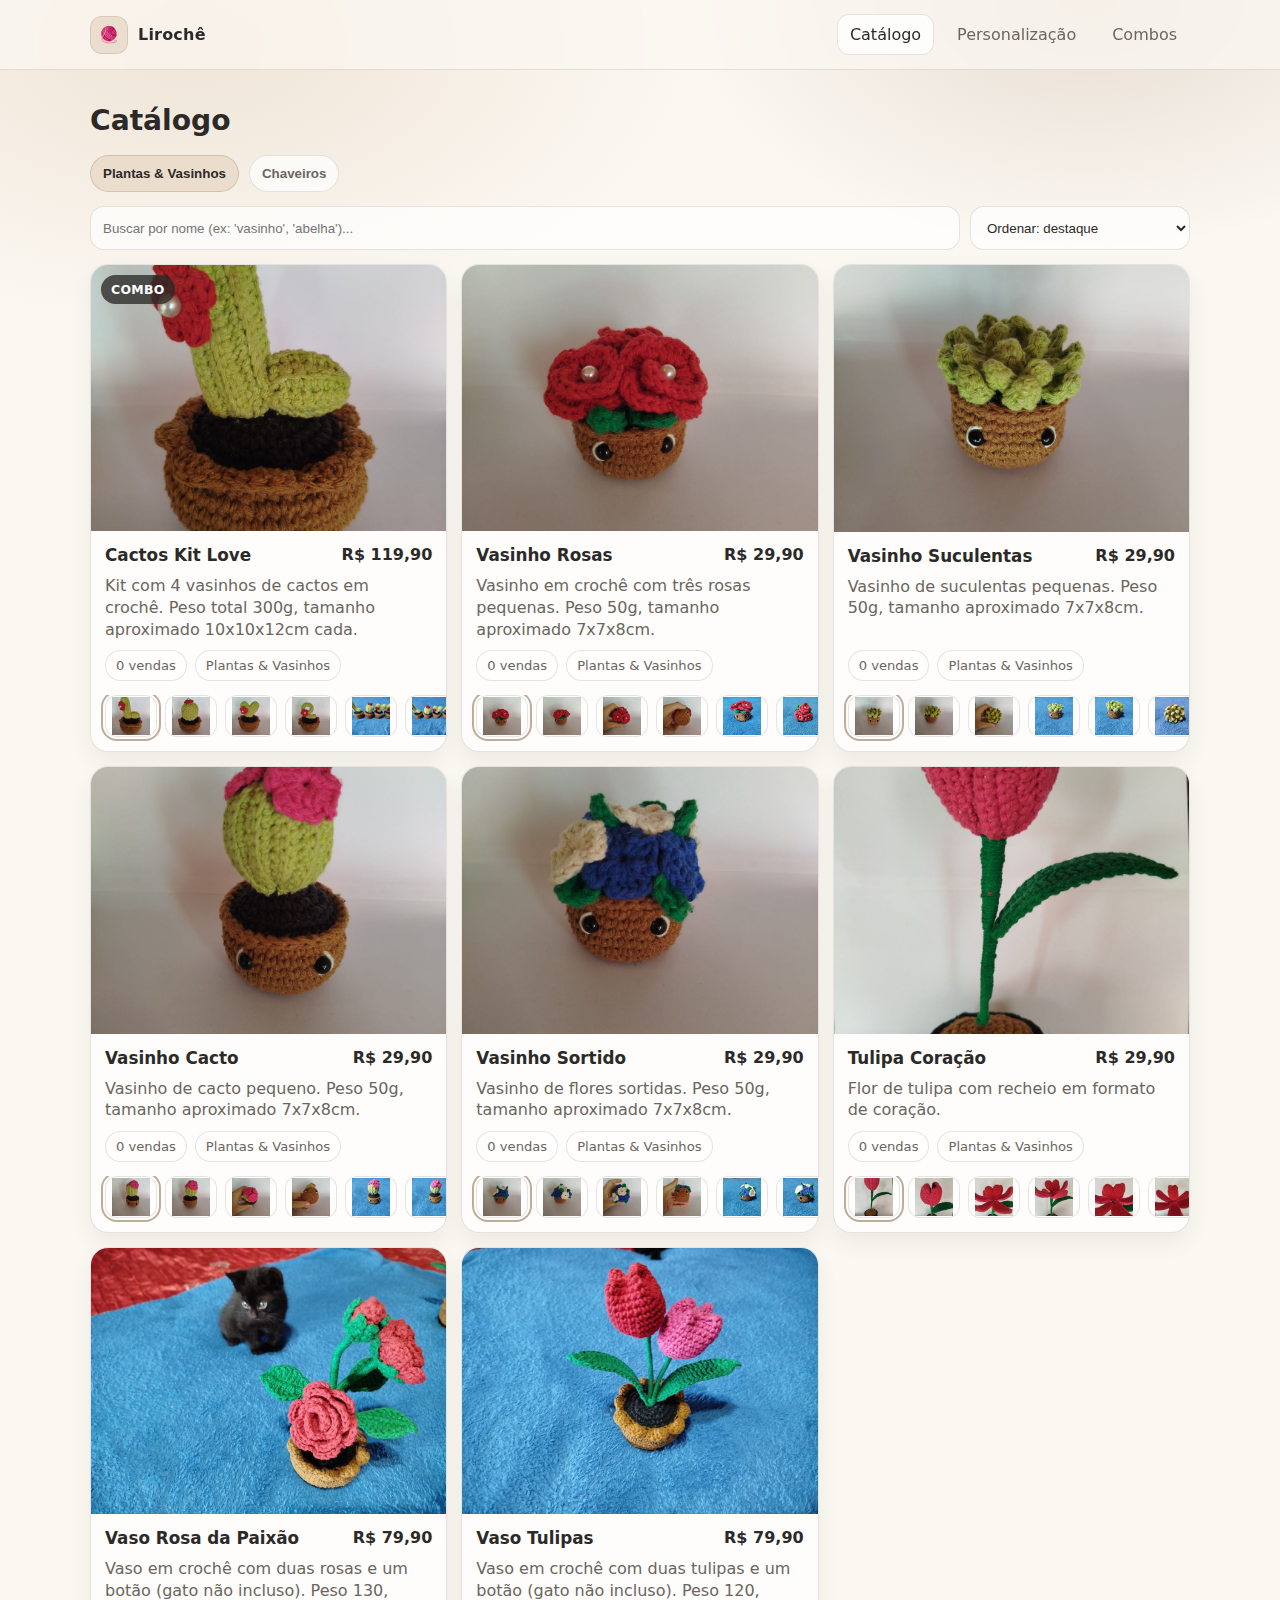
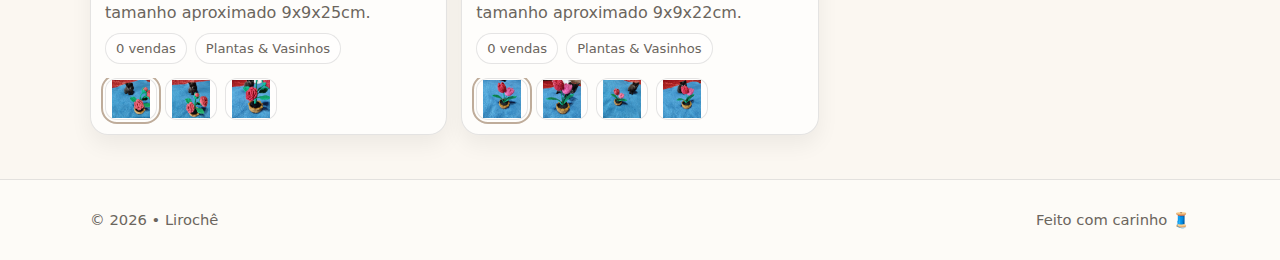
<file: index.html>
<!doctype html>
<html lang="pt-br">

<head>
    <meta charset="utf-8" />
    <meta name="viewport" content="width=device-width,initial-scale=1" />
    <title>Lirochê</title>
    <link rel="stylesheet" href="styles.css" />
</head>

<body>
    <header class="site-header">
        <div class="container header-row">
            <a class="brand" href="index.html">
                <span class="brand__logo" aria-hidden="true">🧶</span>
                <span class="brand__name">Lirochê</span>
            </a>

            <button class="nav-toggle" id="navToggle" aria-label="Abrir menu" aria-expanded="false">
                <span></span><span></span><span></span>
            </button>

            <nav class="nav" id="nav">
                <a class="nav__link is-active" href="index.html">Catálogo</a>
                <a class="nav__link" href="personalizacao.html">Personalização</a>
                <a class="nav__link" href="combos.html">Combos</a>

            </nav>
        </div>
    </header>

    <main class="section">
        <div class="container">
            <div class="section-head">
                <h1 class="h2">Catálogo</h1>
            </div>
            <div class="tabs" role="tablist" aria-label="Categorias do catálogo">
                <button class="tab is-active" role="tab" aria-selected="true" data-tab="plantas">Plantas &
                    Vasinhos</button>
                <button class="tab" role="tab" aria-selected="false" data-tab="chaveiros">Chaveiros</button>
            </div>
            <div class="toolbar">
                <input id="searchInput" class="input" type="search"
                    placeholder="Buscar por nome (ex: 'vasinho', 'abelha')..." />
                <select id="sortSelect" class="select">
                    <option value="featured">Ordenar: destaque</option>
                    <option value="price_asc">Preço: menor → maior</option>
                    <option value="price_desc">Preço: maior → menor</option>
                    <option value="name_asc">Nome: A → Z</option>
                </select>
            </div>

            <div id="catalogGrid" class="grid grid--3"></div>

            <div id="emptyState" class="empty" hidden>
                <h3>Nenhum produto encontrado</h3>
                <p class="muted">Tente outro termo na busca.</p>
            </div>
        </div>
    </main>

    <footer class="site-footer">
        <div class="container footer-row">
            <p class="muted small">© <span id="year"></span> • Lirochê</p>
            <p class="muted small">Feito com carinho 🧵</p>
        </div>
    </footer>
    <div class="lightbox" id="lightbox" aria-hidden="true">
        <button class="lightbox__close" aria-label="Fechar imagem">&times;</button>
        <img id="lightboxImg" alt="">
    </div>

    <script src="data.js?v=20260123105712"></script>
    <script src="app.js?v=20260123105712"></script>
</body>

</html>
</file>
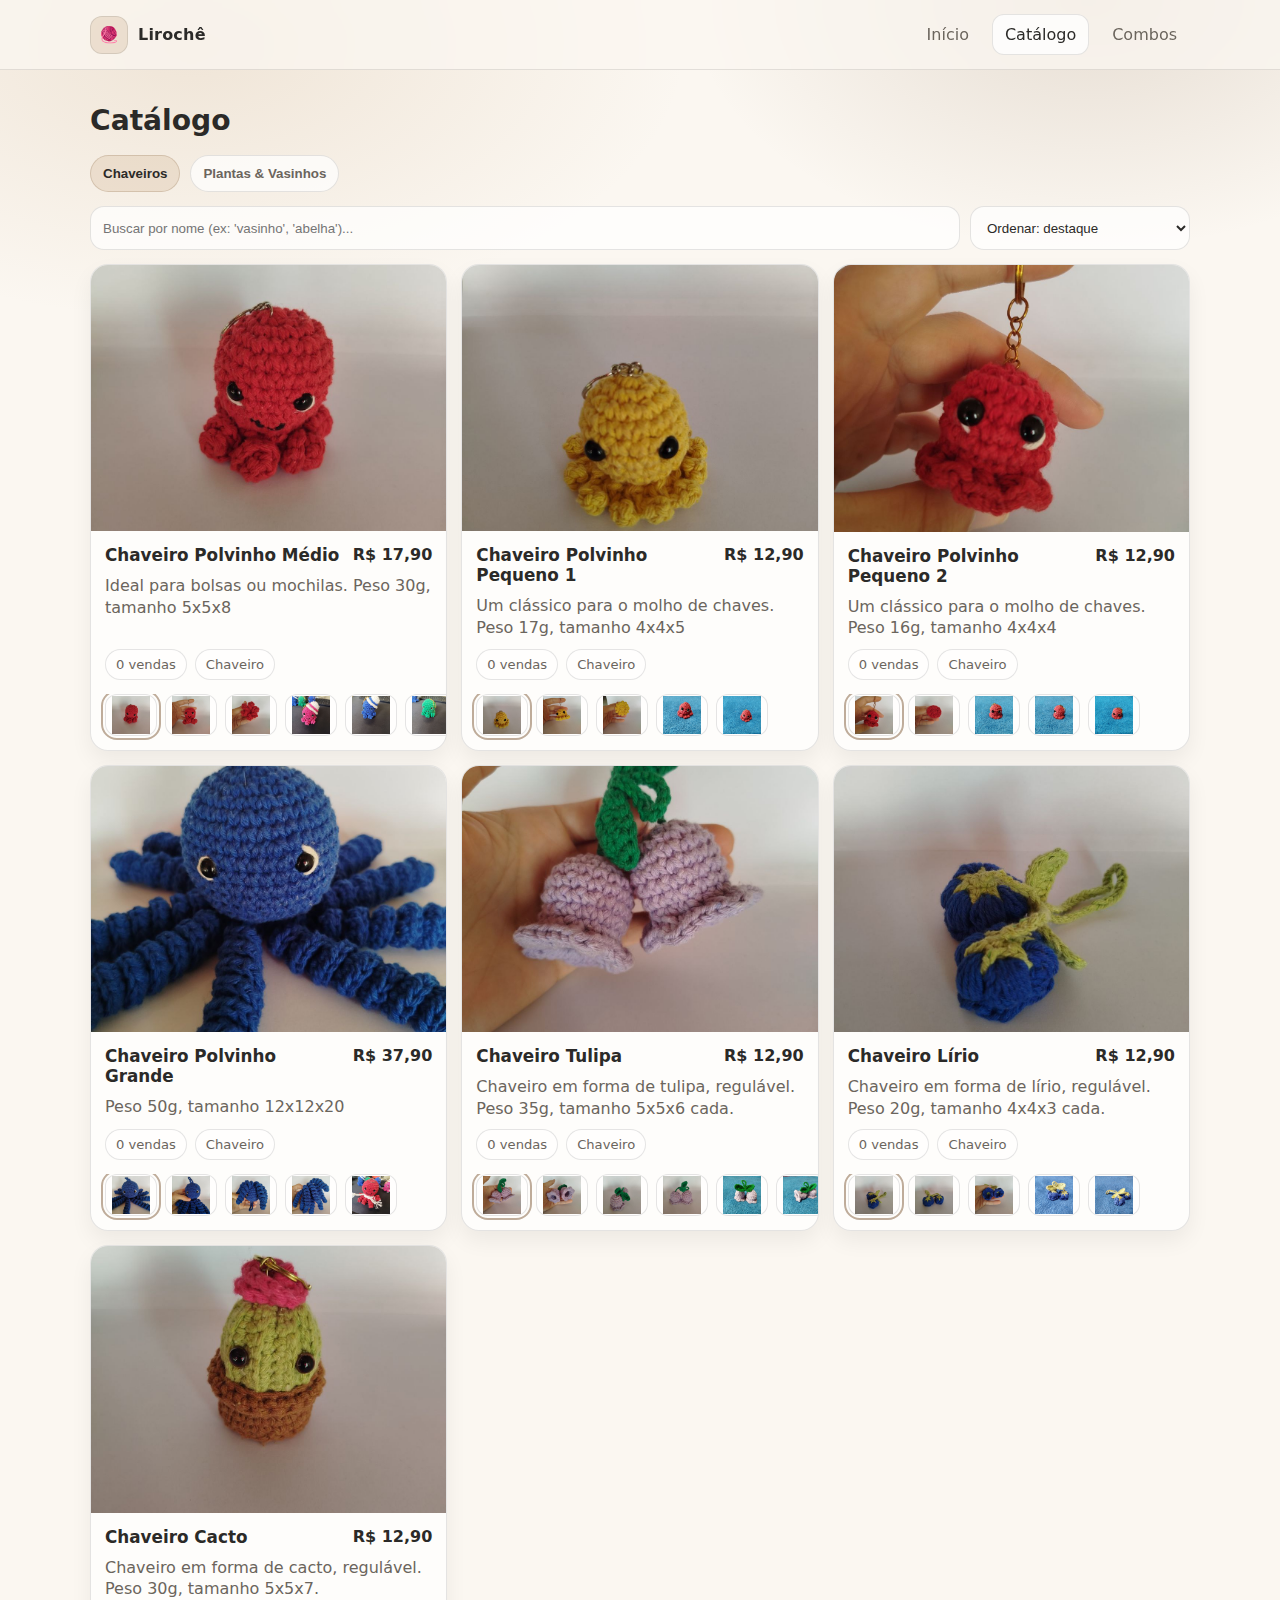
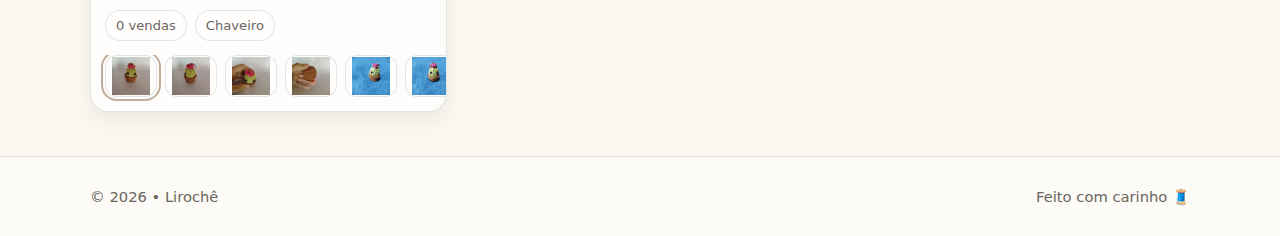
<file: catalogo.html>
<!doctype html>
<html lang="pt-br">

<head>
    <meta charset="utf-8" />
    <meta name="viewport" content="width=device-width,initial-scale=1" />
    <title>Lirochê</title>
    <link rel="stylesheet" href="styles.css" />
</head>

<body>
    <header class="site-header">
        <div class="container header-row">
            <a class="brand" href="index.html">
                <span class="brand__logo" aria-hidden="true">🧶</span>
                <span class="brand__name">Lirochê</span>
            </a>

            <button class="nav-toggle" id="navToggle" aria-label="Abrir menu" aria-expanded="false">
                <span></span><span></span><span></span>
            </button>

            <nav class="nav" id="nav">
                <a class="nav__link" href="index.html">Início</a>
                <a class="nav__link is-active" href="catalogo.html">Catálogo</a>
                <a class="nav__link" href="combos.html">Combos</a>

            </nav>
        </div>
    </header>

    <main class="section">
        <div class="container">
            <div class="section-head">
                <h1 class="h2">Catálogo</h1>
            </div>
            <div class="tabs" role="tablist" aria-label="Categorias do catálogo">
                <button class="tab is-active" role="tab" aria-selected="true" data-tab="chaveiros">Chaveiros</button>
                <button class="tab" role="tab" aria-selected="false" data-tab="plantas">Plantas & Vasinhos</button>
            </div>
            <div class="toolbar">
                <input id="searchInput" class="input" type="search"
                    placeholder="Buscar por nome (ex: 'vasinho', 'abelha')..." />
                <select id="sortSelect" class="select">
                    <option value="featured">Ordenar: destaque</option>
                    <option value="price_asc">Preço: menor → maior</option>
                    <option value="price_desc">Preço: maior → menor</option>
                    <option value="name_asc">Nome: A → Z</option>
                </select>
            </div>

            <div id="catalogGrid" class="grid grid--3"></div>

            <div id="emptyState" class="empty" hidden>
                <h3>Nenhum produto encontrado</h3>
                <p class="muted">Tente outro termo na busca.</p>
            </div>
        </div>
    </main>

    <footer class="site-footer">
        <div class="container footer-row">
            <p class="muted small">© <span id="year"></span> • Lirochê</p>
            <p class="muted small">Feito com carinho 🧵</p>
        </div>
    </footer>
    <div class="lightbox" id="lightbox" aria-hidden="true">
        <button class="lightbox__close" aria-label="Fechar imagem">&times;</button>
        <img id="lightboxImg" alt="">
    </div>

    <script src="data.js"></script>
    <script src="app.js"></script>
</body>

</html>
</file>
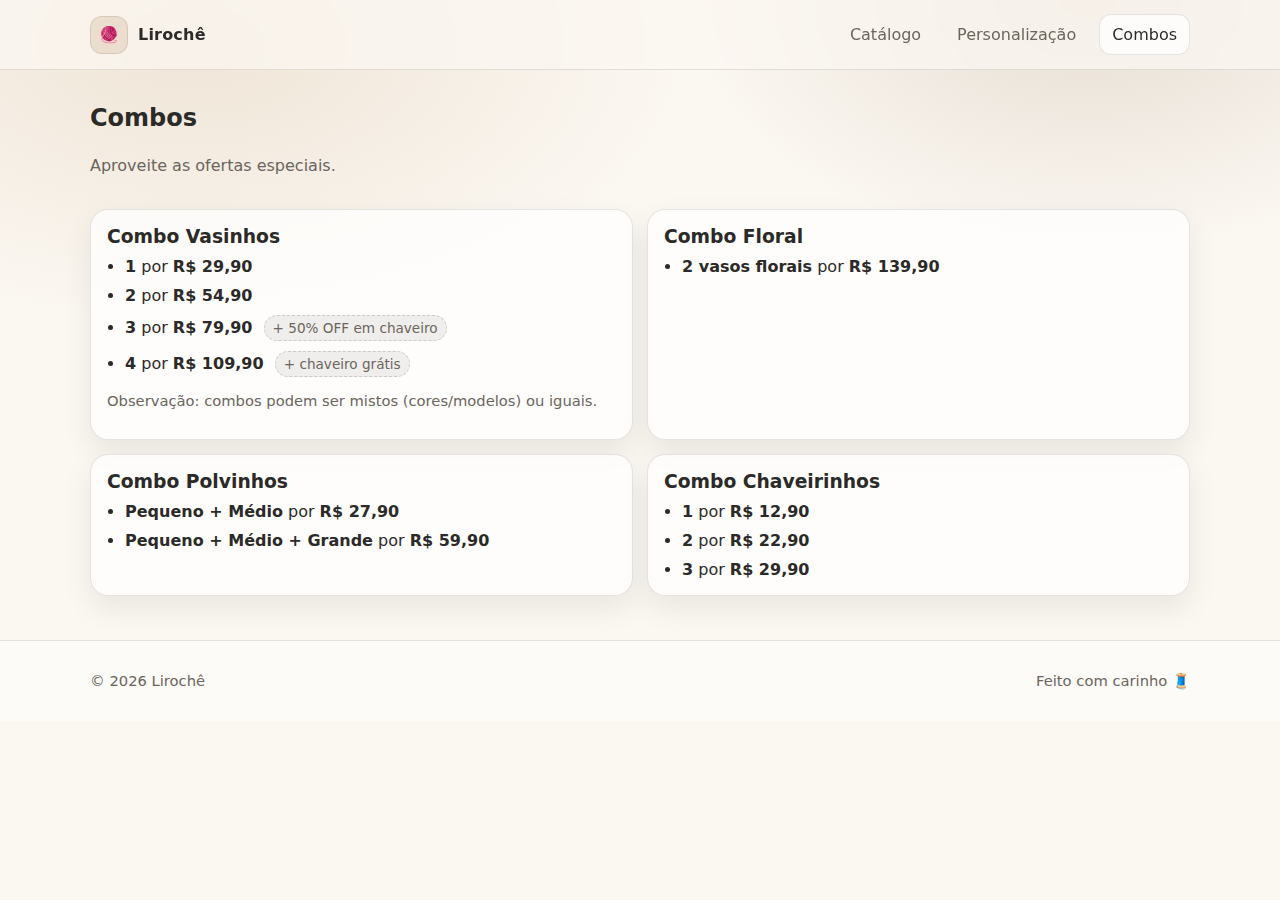
<file: combos.html>
<!doctype html>
<html lang="pt-br">

<head>
    <meta charset="utf-8" />
    <meta name="viewport" content="width=device-width,initial-scale=1" />
    <title>Lirochê</title>
    <link rel="stylesheet" href="styles.css" />
</head>

<body>
    <header class="site-header">
        <div class="container header-row">
            <a class="brand" href="index.html">
                <span class="brand__logo" aria-hidden="true">🧶</span>
                <span class="brand__name">Lirochê</span>
            </a>

            <button class="nav-toggle" id="navToggle" aria-label="Abrir menu" aria-expanded="false">
                <span></span><span></span><span></span>
            </button>

            <nav class="nav" id="nav">
                <a class="nav__link" href="index.html">Catálogo</a>
                <a class="nav__link" href="personalizacao.html">Personalização</a>
                <a class="nav__link is-active" href="combos.html">Combos</a>

            </nav>
        </div>
    </header>

    <main>
        <section class="section">
            <div class="container">
                <div class="section-head">
                    <h2>Combos</h2>
                    <p class="muted">Aproveite as ofertas especiais.</p>
                </div>

                <div class="combo-wrap">
                    <article class="combo">
                        <div class="combo__head">
                            <h3>Combo Vasinhos</h3>
                            <!-- <span class="tag">Mais pedido</span> -->
                        </div>

                        <ul class="combo__list">
                            <li><strong>1</strong> por <strong>R$ 29,90</strong></li>
                            <li><strong>2</strong> por <strong>R$ 54,90</strong></li>
                            <li><strong>3</strong> por <strong>R$ 79,90</strong> <span class="pill">+ 50% OFF em
                                    chaveiro</span></li>
                            <li><strong>4</strong> por <strong>R$ 109,90</strong> <span class="pill">+ chaveiro
                                    grátis</span></li>
                        </ul>

                        <p class="muted small">Observação: combos podem ser mistos (cores/modelos) ou iguais.</p>
                    </article>

                    <article class="combo">
                        <div class="combo__head">
                            <h3>Combo Floral</h3>
                        </div>

                        <ul class="combo__list">
                            <li><strong>2 vasos florais</strong> por <strong>R$ 139,90</strong></li>
                        </ul>
                    </article>

                    <article class="combo">
                        <div class="combo__head">
                            <h3>Combo Polvinhos</h3>
                        </div>

                        <ul class="combo__list">
                            <li><strong>Pequeno + Médio</strong> por <strong>R$ 27,90</strong></li>
                            <li><strong>Pequeno + Médio + Grande</strong> por <strong>R$ 59,90</strong></li>
                        </ul>
                    </article>

                    <article class="combo">
                        <div class="combo__head">
                            <h3>Combo Chaveirinhos</h3>
                        </div>

                        <ul class="combo__list">
                            <li><strong>1</strong> por <strong>R$ 12,90</strong></li>
                            <li><strong>2</strong> por <strong>R$ 22,90</strong></li>
                            <li><strong>3</strong> por <strong>R$ 29,90</strong></li>
                        </ul>
                    </article>
                </div>

            </div>
        </section>
    </main>


    <footer class="site-footer">
        <div class="container footer-row">
            <p class="muted small">© <span id="year"></span> Lirochê</p>
            <p class="muted small">Feito com carinho 🧵</p>
        </div>
    </footer>
    <div class="lightbox" id="lightbox" aria-hidden="true">
        <button class="lightbox__close" aria-label="Fechar imagem">&times;</button>
        <img id="lightboxImg" alt="">
    </div>

    <script src="data.js?v=20260123105712"></script>
    <script src="app.js?v=20260123105712"></script>
</body>

</html>
</file>
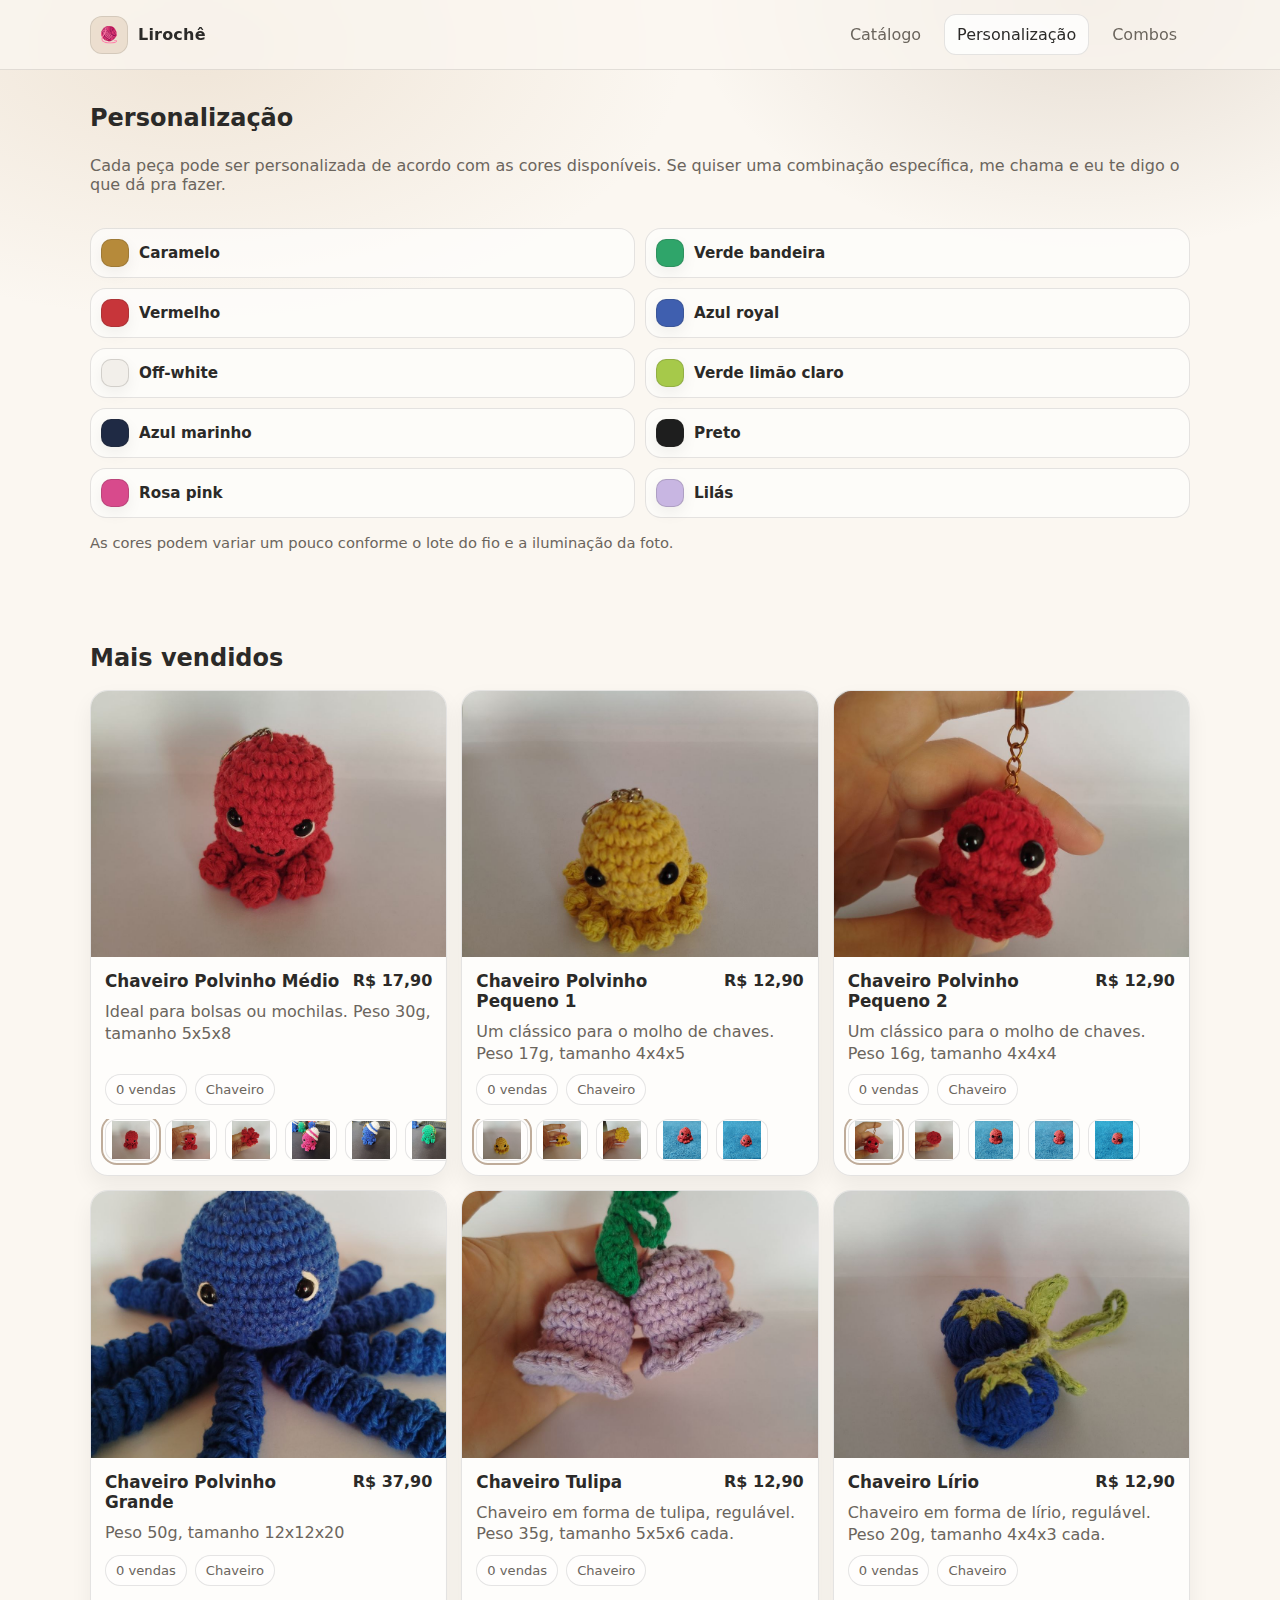
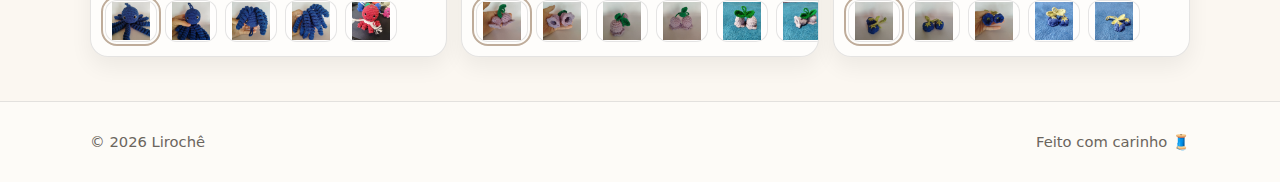
<file: personalizacao.html>
<!doctype html>
<html lang="pt-br">

<head>
    <meta charset="utf-8" />
    <meta name="viewport" content="width=device-width,initial-scale=1" />
    <title>Lirochê</title>
    <link rel="stylesheet" href="styles.css" />
</head>

<body>
    <header class="site-header">
        <div class="container header-row">
            <a class="brand" href="index.html">
                <span class="brand__logo" aria-hidden="true">🧶</span>
                <span class="brand__name">Lirochê</span>
            </a>

            <button class="nav-toggle" id="navToggle" aria-label="Abrir menu" aria-expanded="false">
                <span></span><span></span><span></span>
            </button>

            <nav class="nav" id="nav">
                <a class="nav__link" href="index.html">Catálogo</a>
                <a class="nav__link is-active" href="personalizacao.html">Personalização</a>
                <a class="nav__link" href="combos.html">Combos</a>

            </nav>
        </div>
    </header>

    <main>
        <section class="section" id="cores">
            <div class="container">
                <div class="section-head">
                    <h2 id="personalTitle">Cores disponíveis</h2>
                    <p class="muted" id="personalText"></p>
                </div>

                <div class="colors" id="colorsGrid"></div>

                <p class="muted small" style="margin-top: 16px;">
                    As cores podem variar um pouco conforme o lote do fio e a iluminação da foto.
                </p>
            </div>
        </section>

        <section class="section">
            <div class="container">
                <div class="section-head">
                    <h2>Mais vendidos</h2>
                </div>
                <div id="homeBestSellers" class="grid grid--3"></div>
            </div>
        </section>
    </main>

    <footer class="site-footer">
        <div class="container footer-row">
            <p class="muted small">© <span id="year"></span> Lirochê</p>
            <p class="muted small">Feito com carinho 🧵</p>
        </div>
    </footer>
    <div class="lightbox" id="lightbox" aria-hidden="true">
        <button class="lightbox__close" aria-label="Fechar imagem">&times;</button>
        <img id="lightboxImg" alt="">
    </div>

    <script src="data.js?v=20260123105712"></script>
    <script src="app.js?v=20260123105712"></script>
</body>

</html>
</file>
<file: styles.css>
:root {
    --bg: #fbf7f1;
    --card: #ffffff;
    --ink: #2b2a28;
    --muted: #6b655d;
    --line: rgba(43, 42, 40, .12);

    --accent: #8a6a4a;
    /* “caramelo” */
    --accent-2: #c7a47a;
    /* “areia” */

    --shadow: 0 12px 30px rgba(0, 0, 0, .08);
    --radius: 18px;
}

* {
    box-sizing: border-box;
}

html,
body {
    height: 100%;
}

html {
    background:
        radial-gradient(900px 500px at 15% 5%, rgba(199, 164, 122, .22), transparent 55%),
        radial-gradient(800px 500px at 85% 0%, rgba(138, 106, 74, .18), transparent 50%),
        var(--bg);
    background-repeat: no-repeat;
    background-attachment: fixed;
    /* impede "reinício" visual */
    background-size: cover;
}

body {
    margin: 0;
    min-height: 100%;
    background: transparent;
    /* importante: não duplicar o fundo */
    font-family: ui-sans-serif, system-ui, -apple-system, Segoe UI, Roboto, Helvetica, Arial;
    color: var(--ink);
}

a {
    color: inherit;
    text-decoration: none;
}

img {
    max-width: 100%;
    display: block;
}

.container {
    width: min(1100px, 92vw);
    margin: 0 auto;
}

.small {
    font-size: .92rem;
}

.muted {
    color: var(--muted);
}

.h2 {
    font-size: clamp(1.6rem, 2.2vw, 2.1rem);
    margin: 0;
}

.h3 {
    font-size: 1.05rem;
    margin: 0;
}

.section {
    padding: 34px 0 44px;
}

.section-head {
    display: flex;
    flex-direction: column;
    gap: 8px;
    margin-bottom: 18px;
}

.section-head h1,
.section-head h2 {
    margin: 0;
}

.site-header {
    position: sticky;
    top: 0;
    z-index: 20;
    backdrop-filter: blur(10px);
    background: rgba(251, 247, 241, .72);
    border-bottom: 1px solid var(--line);
}

.header-row {
    display: flex;
    align-items: center;
    justify-content: space-between;
    padding: 14px 0;
    gap: 14px;
}

.brand {
    display: flex;
    align-items: center;
    gap: 10px;
}

.brand__logo {
    width: 38px;
    height: 38px;
    border-radius: 12px;
    display: grid;
    place-items: center;
    background: rgba(199, 164, 122, .25);
    border: 1px solid var(--line);
}

.brand__name {
    font-weight: 700;
    letter-spacing: .2px;
}

.nav {
    display: flex;
    gap: 10px;
    align-items: center;
}

.nav__link {
    padding: 10px 12px;
    border-radius: 12px;
    border: 1px solid transparent;
    color: var(--muted);
}

.nav__link:hover {
    border-color: var(--line);
    background: rgba(255, 255, 255, .6);
}

.nav__link.is-active {
    color: var(--ink);
    background: rgba(255, 255, 255, .75);
    border-color: var(--line);
}

.nav-toggle {
    display: none;
    width: 44px;
    height: 44px;
    border: 1px solid var(--line);
    border-radius: 14px;
    background: rgba(255, 255, 255, .65);
    cursor: pointer;
}

.nav-toggle span {
    display: block;
    width: 18px;
    height: 2px;
    background: var(--ink);
    margin: 4px auto;
    border-radius: 10px;
}

.hero {
    padding: 42px 0 28px;
}

.hero-grid {
    display: grid;
    grid-template-columns: 1.1fr .9fr;
    gap: 18px;
    align-items: stretch;
}

.eyebrow {
    font-weight: 700;
    font-size: .85rem;
    letter-spacing: .18em;
    text-transform: uppercase;
    color: var(--muted);
    margin: 0 0 10px;
}

.hero h1 {
    font-size: clamp(2rem, 3.6vw, 3.1rem);
    line-height: 1.06;
    margin: 0 0 10px;
}

.lead {
    font-size: 1.05rem;
    color: var(--muted);
    margin: 0 0 18px;
    max-width: 52ch;
}

.hero-actions {
    display: flex;
    gap: 10px;
    flex-wrap: wrap;
    margin-bottom: 10px;
}

.btn {
    display: inline-flex;
    align-items: center;
    justify-content: center;
    padding: 12px 14px;
    border-radius: 14px;
    border: 1px solid rgba(138, 106, 74, .22);
    background: linear-gradient(180deg, rgba(199, 164, 122, .7), rgba(138, 106, 74, .62));
    color: #fff;
    font-weight: 700;
}

.btn:hover {
    filter: brightness(.97);
}

.btn--ghost {
    background: rgba(255, 255, 255, .75);
    color: var(--ink);
    border-color: var(--line);
}

.btn--ghost:hover {
    background: rgba(255, 255, 255, .9);
}

.hero-card {
    border-radius: var(--radius);
    border: 1px solid var(--line);
    background: rgba(255, 255, 255, .62);
    box-shadow: var(--shadow);
    overflow: hidden;
}

.hero-card__inner {
    padding: 16px;
}

.grid {
    display: grid;
    gap: 14px;
}

.grid--2 {
    grid-template-columns: repeat(2, minmax(0, 1fr));
}

.grid--3 {
    grid-template-columns: repeat(3, minmax(0, 1fr));
}

.card {
    border-radius: var(--radius);
    border: 1px solid var(--line);
    background: rgba(255, 255, 255, .72);
    box-shadow: 0 10px 22px rgba(0, 0, 0, .06);
    overflow: hidden;
    display: flex;
    flex-direction: column;
    min-height: 100%;
}

.card__media {
    position: relative;
    aspect-ratio: 4/3;
    background: rgba(199, 164, 122, .16);
    overflow: hidden;
}

.card__media img {
    width: 100%;
    height: 100%;
    object-fit: cover;
}

.badge {
    position: absolute;
    top: 10px;
    left: 10px;
    padding: 7px 10px;
    border-radius: 999px;
    background: rgba(43, 42, 40, .78);
    color: #fff;
    font-weight: 800;
    font-size: .78rem;
    letter-spacing: .02em;
}

.card__body {
    padding: 14px;
    display: flex;
    flex-direction: column;
    gap: 10px;
    flex: 1;
}

.card__title {
    display: flex;
    align-items: flex-start;
    justify-content: space-between;
    gap: 10px;
}

.card__title h3 {
    margin: 0;
    font-size: 1.05rem;
}

.price {
    font-weight: 900;
    white-space: nowrap;
}

.desc {
    color: var(--muted);
    margin: 0;
    line-height: 1.35;
}

.meta {
    display: flex;
    gap: 8px;
    flex-wrap: wrap;
    margin-top: auto;
}

.chip {
    font-size: .82rem;
    padding: 7px 10px;
    border-radius: 999px;
    border: 1px solid var(--line);
    background: rgba(255, 255, 255, .6);
    color: var(--muted);
}

.thumbs {
    display: flex;
    gap: 8px;
    overflow: auto;
    padding: 0 14px 14px;
}

.thumb {
    width: 52px;
    height: 42px;
    border-radius: 12px;
    border: 1px solid var(--line);
    overflow: hidden;
    flex: 0 0 auto;
    cursor: pointer;
    background: rgba(255, 255, 255, .6);
}

.thumb img {
    width: 100%;
    height: 100%;
    object-fit: cover;
}

.thumb.is-active {
    outline: 2px solid rgba(138, 106, 74, .55);
    outline-offset: 2px;
}

.combo-wrap {
    display: grid;
    grid-template-columns: 1fr 1fr;
    gap: 14px;
}

.combo {
    border-radius: var(--radius);
    border: 1px solid var(--line);
    background: rgba(255, 255, 255, .72);
    box-shadow: var(--shadow);
    padding: 16px;
}

.combo--soft {
    background: rgba(255, 255, 255, .58);
}

.combo__head {
    display: flex;
    align-items: center;
    justify-content: space-between;
    gap: 10px;
    margin-bottom: 10px;
}

.combo__head h3 {
    margin: 0;
}

.tag {
    font-size: .78rem;
    font-weight: 800;
    padding: 7px 10px;
    border-radius: 999px;
    background: rgba(138, 106, 74, .15);
    border: 1px solid rgba(138, 106, 74, .22);
    color: var(--ink);
}

.tag--soft {
    background: rgba(199, 164, 122, .18);
    border-color: rgba(199, 164, 122, .25);
}

.combo__list {
    margin: 0;
    padding-left: 18px;
    display: flex;
    flex-direction: column;
    gap: 10px;
}

.pill {
    display: inline-block;
    margin-left: 6px;
    padding: 4px 8px;
    border-radius: 999px;
    background: rgba(43, 42, 40, .07);
    border: 1px dashed rgba(43, 42, 40, .18);
    font-size: .85rem;
    color: var(--muted);
}

.promo-cards {
    display: grid;
    gap: 10px;
    margin-top: 10px;
}

.promo {
    padding: 12px;
    border-radius: 16px;
    border: 1px solid var(--line);
    background: rgba(255, 255, 255, .6);
}

.promo strong {
    display: block;
    margin-bottom: 3px;
}

.tabs {
    display: flex;
    gap: 10px;
    flex-wrap: wrap;
    margin: 10px 0 14px;
}

.tab {
    border-radius: 999px;
    border: 1px solid var(--line);
    background: rgba(255, 255, 255, .7);
    padding: 10px 12px;
    cursor: pointer;
    font-weight: 800;
    color: var(--muted);
}

.tab.is-active {
    color: var(--ink);
    background: rgba(199, 164, 122, .22);
    border-color: rgba(138, 106, 74, .25);
}

.toolbar {
    display: flex;
    gap: 10px;
    align-items: center;
    justify-content: space-between;
    flex-wrap: wrap;
    margin-bottom: 14px;
}

.input,
.select {
    height: 44px;
    border-radius: 14px;
    border: 1px solid var(--line);
    background: rgba(255, 255, 255, .7);
    padding: 0 12px;
    color: var(--ink);
    outline: none;
}

.input {
    flex: 1 1 260px;
}

.select {
    flex: 0 0 220px;
}

.empty {
    border-radius: var(--radius);
    border: 1px dashed rgba(43, 42, 40, .22);
    padding: 22px;
    background: rgba(255, 255, 255, .55);
}

.site-footer {
    border-top: 1px solid var(--line);
    background: rgba(255, 255, 255, .45);
}

.footer-row {
    padding: 16px 0;
    display: flex;
    justify-content: space-between;
    gap: 12px;
    flex-wrap: wrap;
}

/* ---------- Responsive ---------- */
@media (max-width: 900px) {
    .hero-grid {
        grid-template-columns: 1fr;
    }

    .grid--3 {
        grid-template-columns: repeat(2, minmax(0, 1fr));
    }

    .combo-wrap {
        grid-template-columns: 1fr;
    }
}

@media (max-width: 640px) {
    .grid--2 {
        grid-template-columns: 1fr;
    }

    .grid--3 {
        grid-template-columns: 1fr;
    }

    .nav-toggle {
        display: block;
    }

    .nav {
        position: absolute;
        right: 4vw;
        top: 70px;
        display: none;
        flex-direction: column;
        width: min(240px, 92vw);
        padding: 10px;
        border-radius: 16px;
        background: rgba(255, 255, 255, .9);
        border: 1px solid var(--line);
        box-shadow: var(--shadow);
    }

    .nav.is-open {
        display: flex;
    }
}

.colors {
    display: grid;
    grid-template-columns: repeat(2, minmax(0, 1fr));
    gap: 10px;
}

.color {
    display: flex;
    align-items: center;
    gap: 10px;
    padding: 10px;
    border-radius: 16px;
    border: 1px solid var(--line);
    background: rgba(255, 255, 255, .6);
}

.swatch {
    width: 28px;
    height: 28px;
    border-radius: 10px;
    border: 1px solid rgba(43, 42, 40, .16);
    box-shadow: 0 6px 16px rgba(0, 0, 0, .06);
    flex: 0 0 auto;
}

.color__name {
    font-weight: 800;
    font-size: .95rem;
}

.color__hex {
    margin-left: auto;
    font-family: ui-monospace, SFMono-Regular, Menlo, Monaco, Consolas, "Liberation Mono", monospace;
    font-size: .85rem;
    color: var(--muted);
}

@media (max-width: 640px) {
    .colors {
        grid-template-columns: 1fr;
    }
}

/* Espaçamento entre combos dentro do mesmo card */
.combo__head:not(:first-child) {
    margin-top: 18px;
}

.combo__list {
    margin: 8px 0 0;
}

/* Espaço entre lista e próximo título */
.combo__list+.combo__head {
    margin-top: 20px;
}

.lightbox {
    position: fixed;
    inset: 0;
    background: rgba(0, 0, 0, .85);
    display: flex;
    align-items: center;
    justify-content: center;
    z-index: 999;
    opacity: 0;
    pointer-events: none;
    transition: opacity .25s ease;
}

.lightbox.is-open {
    opacity: 1;
    pointer-events: auto;
}

.lightbox img {
    max-width: 92vw;
    max-height: 92vh;
    object-fit: contain;
    border-radius: 16px;
    box-shadow: 0 30px 80px rgba(0, 0, 0, .6);
}

.lightbox__close {
    position: absolute;
    top: 18px;
    right: 18px;
    width: 44px;
    height: 44px;
    border-radius: 50%;
    border: none;
    background: rgba(255, 255, 255, .15);
    color: #fff;
    font-size: 28px;
    cursor: pointer;
}

.lightbox__close:hover {
    background: rgba(255, 255, 255, .25);
}
</file>
